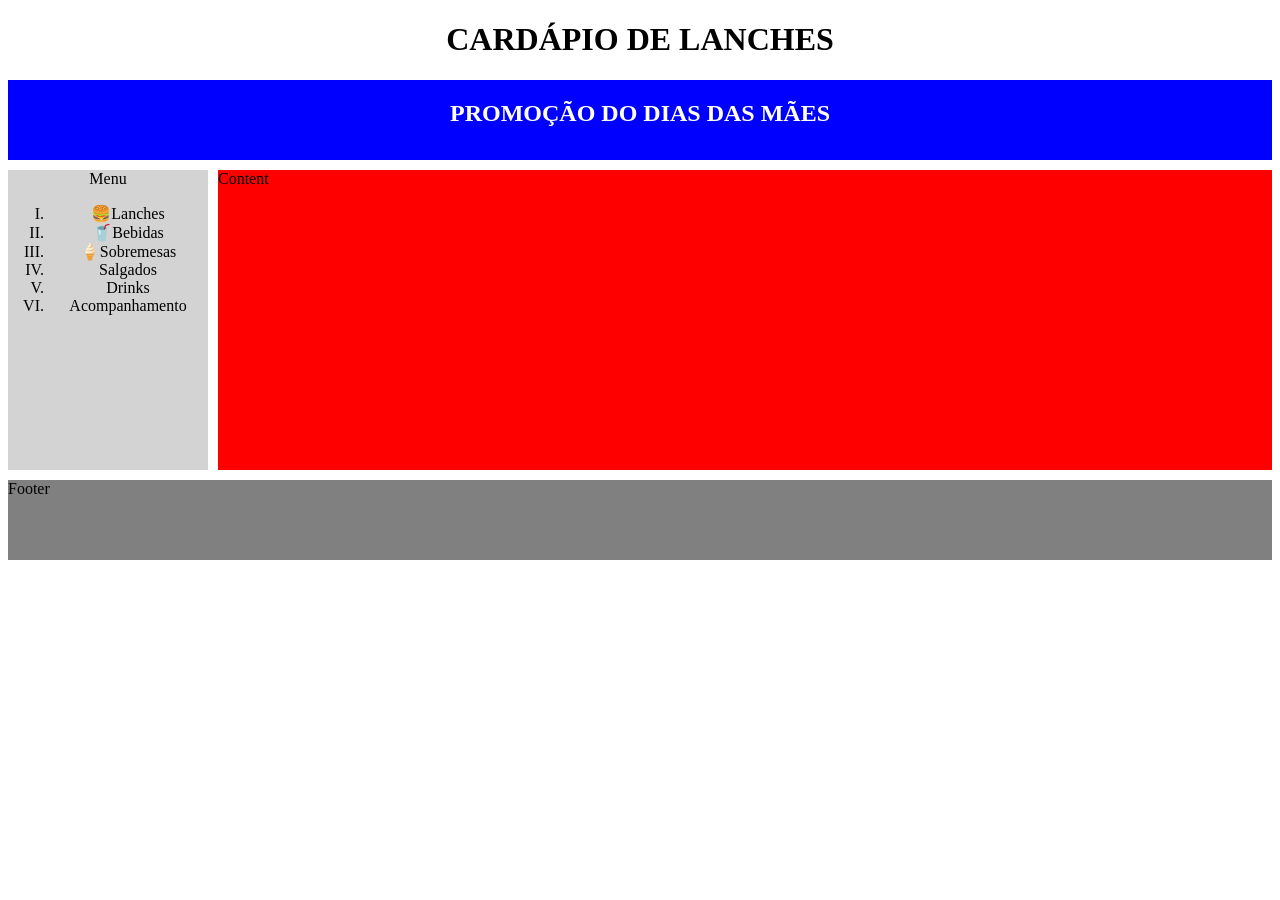
<file: Sistema Lanchonete/index.html>
<!DOCTYPE html>
<html lang="pt-br">
    <head>
        <meta charset="UTF-8">
        <meta name="viewport" content="width=device-width, inital-scale=1.0">
        <title>TESTE DESENVOLVIMENTO WEB2</title>
        <style>
            .container{
                display: grid;
                grid-template-columns: 200px 1fr;
                grid-template-rows: 80px 300px 80px;
                gap: 10px;
            }
            
            .header{
                grid-column: 1/3;
                background-color: blue;
                text-align: center;
                color: white;
            }
            
            .menu{
                background-color:lightgray;
                text-align: center;
            }
            
            .content{
                background-color:red;
            }
            
            .footer{
                grid-column: 1/3;
                background-color: grey;
            }
            h1 {
                text-align: center;
            }
        </style>
        <body>
        <h1>CARDÁPIO DE LANCHES</h1>
        <div class="container">
            <div class="header">
                <h2>PROMOÇÃO DO DIAS DAS MÃES</h2>
            </div>
            <div class="menu">Menu
                <ol type="I">
                    <li>🍔Lanches</li>
                    <li>🥤Bebidas</li>
                    <li>🍦Sobremesas</li>
                    <li>Salgados</li>
                    <li>Drinks</li>
                    <li>Acompanhamento</li>
                </ol>
            </div>
            <div class="content">Content</div>
            <div class="footer">Footer</div>
        </div>
        </body>
    </head>
</html>
</file>
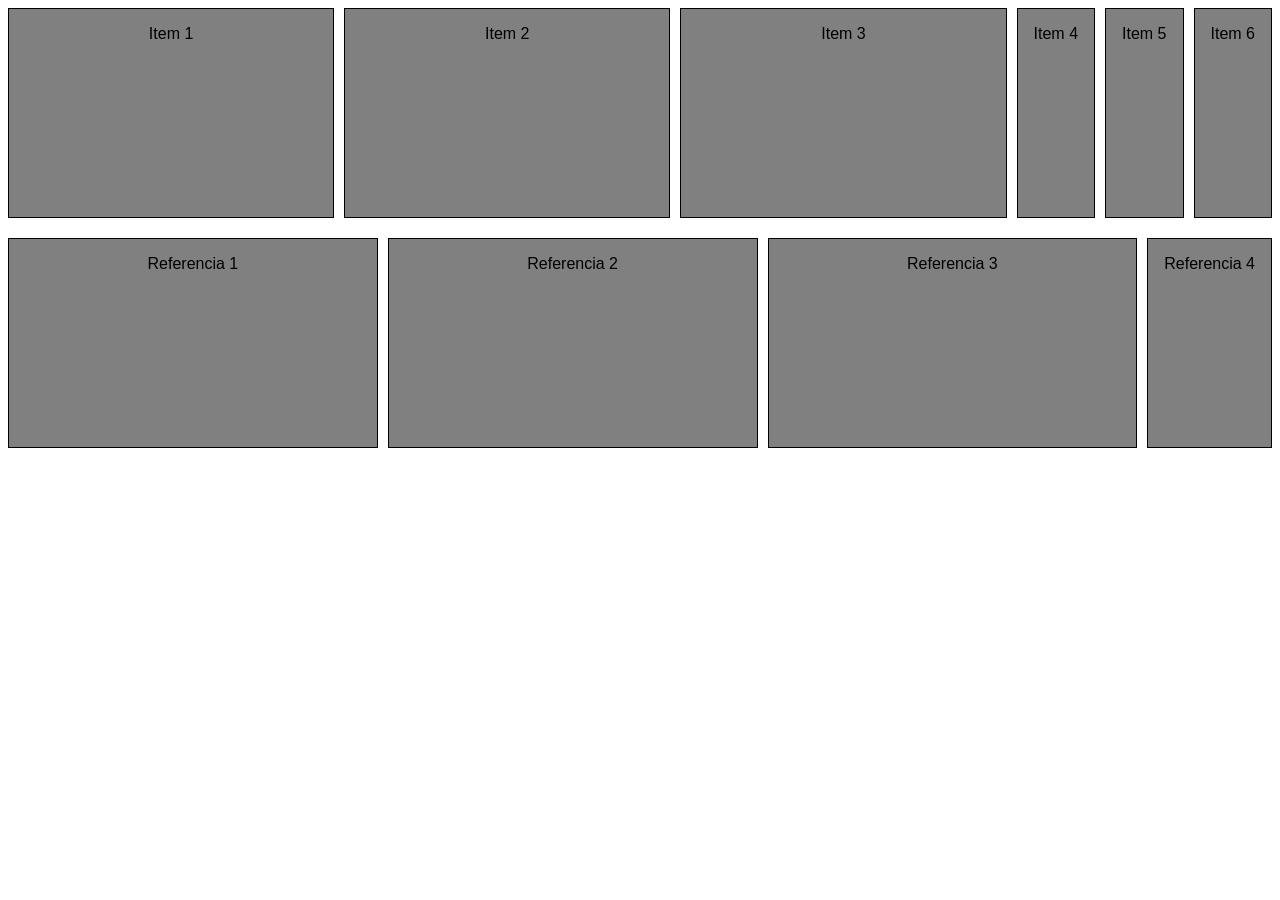
<file: Testes/index.html>
<!DOCTYPE html>
<html lang="pt-br">
    <head>
        <meta charset="UTF-8">
        <meta name="viewport" content="width=device-width, initial-scale=1.0">
        <title>TESTE DE DESENVOLVIMENTO WEB</title>
        <style>
            .container {
                display: grid;
                grid-template-columns: 1fr 1fr 1fr;
                grid-template-rows: 100px 100px;
                gap: 10px; 
                row-gap: 10px;
                column-gap:10px;
                margin-bottom: 20px;
            }
            .item1, .item2 {
                background-color: grey;
                border: 1px solid black;
                padding: 1rem;
                font-family: Arial, sans-serif;
                color: black;
                text-align: center;
                grid-row: 1/3;
            }
        </style>
    </head>
    <body>
        <div class="container">
            <div class="item1">Item 1</div>
            <div class="item1">Item 2</div>
            <div class="item1">Item 3</div>
            <div class="item1">Item 4</div>
            <div class="item1">Item 5</div>
            <div class="item1">Item 6</div>
        </div>

        <div class="container">
            <div class="item2">Referencia 1</div>
            <div class="item2">Referencia 2</div>
            <div class="item2">Referencia 3</div>
            <div class="item2">Referencia 4</div>
        </div>
    </body>
</html>
</file>
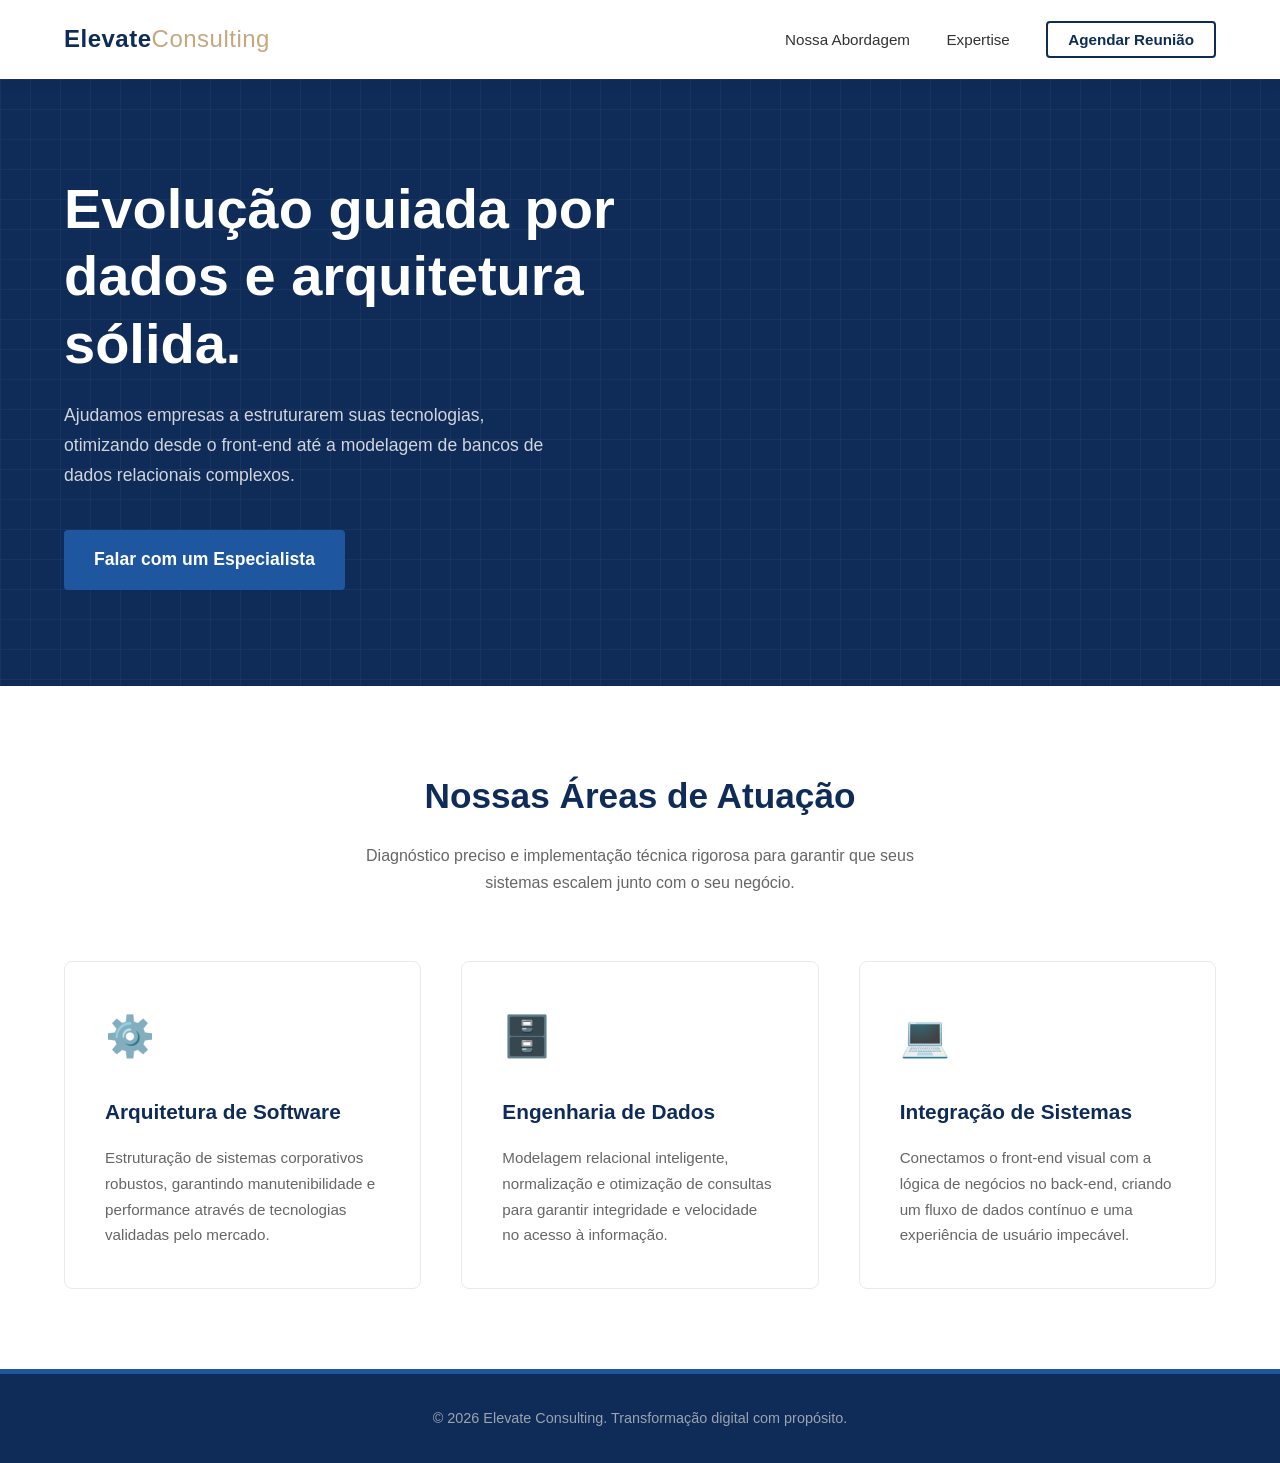
<file: Consultoria/source.html>
<!DOCTYPE html>
<html lang="pt-BR">
<head>
    <meta charset="UTF-8">
    <meta name="viewport" content="width=device-width, initial-scale=1.0">
    <title>Elevate | Consultoria de Sistemas</title>
    <style>
        /* 1. Reset e Variáveis de Cores (Tema Corporativo e Limpo) */
        * {
            margin: 0;
            padding: 0;
            box-sizing: border-box;
            font-family: 'Segoe UI', Roboto, Helvetica, Arial, sans-serif;
        }

        :root {
            --primary-blue: #0f2c59;      /* Azul marinho profundo (Confiança) */
            --secondary-blue: #1e56a0;    /* Azul médio (Ação) */
            --bg-light: #f8f9fa;          /* Fundo cinza muito claro */
            --white: #ffffff;
            --text-dark: #333333;
            --text-gray: #666666;
            --accent-gold: #c5a880;       /* Tom dourado/areia para sofisticação */
        }

        body {
            background-color: var(--bg-light);
            color: var(--text-dark);
            line-height: 1.7;
        }

        /* 2. Cabeçalho Clean e Fixo */
        header {
            display: flex;
            justify-content: space-between;
            align-items: center;
            padding: 1.2rem 5%;
            background-color: var(--white);
            box-shadow: 0 2px 15px rgba(0, 0, 0, 0.05);
            position: sticky;
            top: 0;
            z-index: 100;
        }

        .logo {
            font-size: 1.5rem;
            font-weight: 700;
            color: var(--primary-blue);
            letter-spacing: 0.5px;
        }

        .logo span {
            color: var(--accent-gold);
            font-weight: 400;
        }

        nav a {
            color: var(--text-dark);
            text-decoration: none;
            margin-left: 2rem;
            font-weight: 500;
            font-size: 0.95rem;
            transition: color 0.3s ease;
        }

        nav a:hover {
            color: var(--secondary-blue);
        }

        .btn-outline {
            border: 2px solid var(--primary-blue);
            color: var(--primary-blue);
            padding: 8px 20px;
            border-radius: 4px;
            text-decoration: none;
            font-weight: 600;
            transition: all 0.3s ease;
            margin-left: 2rem;
        }

        .btn-outline:hover {
            background-color: var(--primary-blue);
            color: var(--white);
        }

        /* 3. Hero Section (Elegância e Autoridade) */
        .hero {
            display: flex;
            align-items: center;
            justify-content: space-between;
            padding: 6rem 5%;
            background-color: var(--primary-blue);
            color: var(--white);
            /* Padrão de grid sutil ao fundo para remeter a tecnologia/sistemas */
            background-image: linear-gradient(rgba(255, 255, 255, 0.03) 1px, transparent 1px),
            linear-gradient(90deg, rgba(255, 255, 255, 0.03) 1px, transparent 1px);
            background-size: 30px 30px;
        }

        .hero-text {
            max-width: 600px;
        }

        .hero-text h1 {
            font-size: 3.5rem;
            line-height: 1.2;
            margin-bottom: 1.5rem;
            font-weight: 700;
        }

        .hero-text p {
            font-size: 1.1rem;
            color: #d1d5db;
            margin-bottom: 2.5rem;
            max-width: 500px;
        }

        .btn-primary {
            background-color: var(--secondary-blue);
            color: var(--white);
            padding: 15px 30px;
            border-radius: 4px;
            text-decoration: none;
            font-weight: 600;
            font-size: 1.1rem;
            transition: background-color 0.3s ease, transform 0.2s ease;
            display: inline-block;
        }

        .btn-primary:hover {
            background-color: #154382;
            transform: translateY(-2px);
        }

        /* 4. Seção de Áreas de Atuação (Serviços) */
        .servicos {
            padding: 5rem 5%;
            background-color: var(--white);
        }

        .section-header {
            text-align: center;
            margin-bottom: 4rem;
        }

        .section-header h2 {
            color: var(--primary-blue);
            font-size: 2.2rem;
            margin-bottom: 1rem;
        }

        .section-header p {
            color: var(--text-gray);
            max-width: 600px;
            margin: 0 auto;
        }

        .grid {
            display: grid;
            grid-template-columns: repeat(auto-fit, minmax(300px, 1fr));
            gap: 2.5rem;
        }

        /* Design dos Cartões de Serviço - Minimalista e Limpo */
        .card {
            background-color: var(--white);
            padding: 2.5rem;
            border-radius: 8px;
            border: 1px solid #eaeaea;
            transition: box-shadow 0.3s ease, transform 0.3s ease;
        }

        .card:hover {
            box-shadow: 0 10px 30px rgba(0, 0, 0, 0.08);
            transform: translateY(-5px);
            border-color: transparent;
        }

        .card-icon {
            font-size: 2.5rem;
            color: var(--secondary-blue);
            margin-bottom: 1.5rem;
        }

        .card h3 {
            font-size: 1.3rem;
            color: var(--primary-blue);
            margin-bottom: 1rem;
        }

        .card p {
            color: var(--text-gray);
            font-size: 0.95rem;
        }

        /* Footer */
        footer {
            background-color: var(--primary-blue);
            color: var(--white);
            text-align: center;
            padding: 2rem;
            border-top: 5px solid var(--secondary-blue);
        }

        footer p {
            color: #9ca3af;
            font-size: 0.9rem;
        }
    </style>
</head>
<body>

    <header>
        <div class="logo">Elevate<span>Consulting</span></div>
        <nav>
            <a href="#sobre">Nossa Abordagem</a>
            <a href="#servicos">Expertise</a>
            <a href="#contato" class="btn-outline">Agendar Reunião</a>
        </nav>
    </header>

    <section class="hero">
        <div class="hero-text">
            <h1>Evolução guiada por dados e arquitetura sólida.</h1>
            <p>Ajudamos empresas a estruturarem suas tecnologias, otimizando desde o front-end até a modelagem de bancos de dados relacionais complexos.</p>
            <a href="#contato" class="btn-primary">Falar com um Especialista</a>
        </div>
    </section>

    <section class="servicos" id="servicos">
        <div class="section-header">
            <h2>Nossas Áreas de Atuação</h2>
            <p>Diagnóstico preciso e implementação técnica rigorosa para garantir que seus sistemas escalem junto com o seu negócio.</p>
        </div>
        
        <div class="grid">
            <div class="card">
                <div class="card-icon">⚙️</div>
                <h3>Arquitetura de Software</h3>
                <p>Estruturação de sistemas corporativos robustos, garantindo manutenibilidade e performance através de tecnologias validadas pelo mercado.</p>
            </div>

            <div class="card">
                <div class="card-icon">🗄️</div>
                <h3>Engenharia de Dados</h3>
                <p>Modelagem relacional inteligente, normalização e otimização de consultas para garantir integridade e velocidade no acesso à informação.</p>
            </div>

            <div class="card">
                <div class="card-icon">💻</div>
                <h3>Integração de Sistemas</h3>
                <p>Conectamos o front-end visual com a lógica de negócios no back-end, criando um fluxo de dados contínuo e uma experiência de usuário impecável.</p>
            </div>
        </div>
    </section>

    <footer>
        <p>&copy; 2026 Elevate Consulting. Transformação digital com propósito.</p>
    </footer>

</body>
</html>
</file>
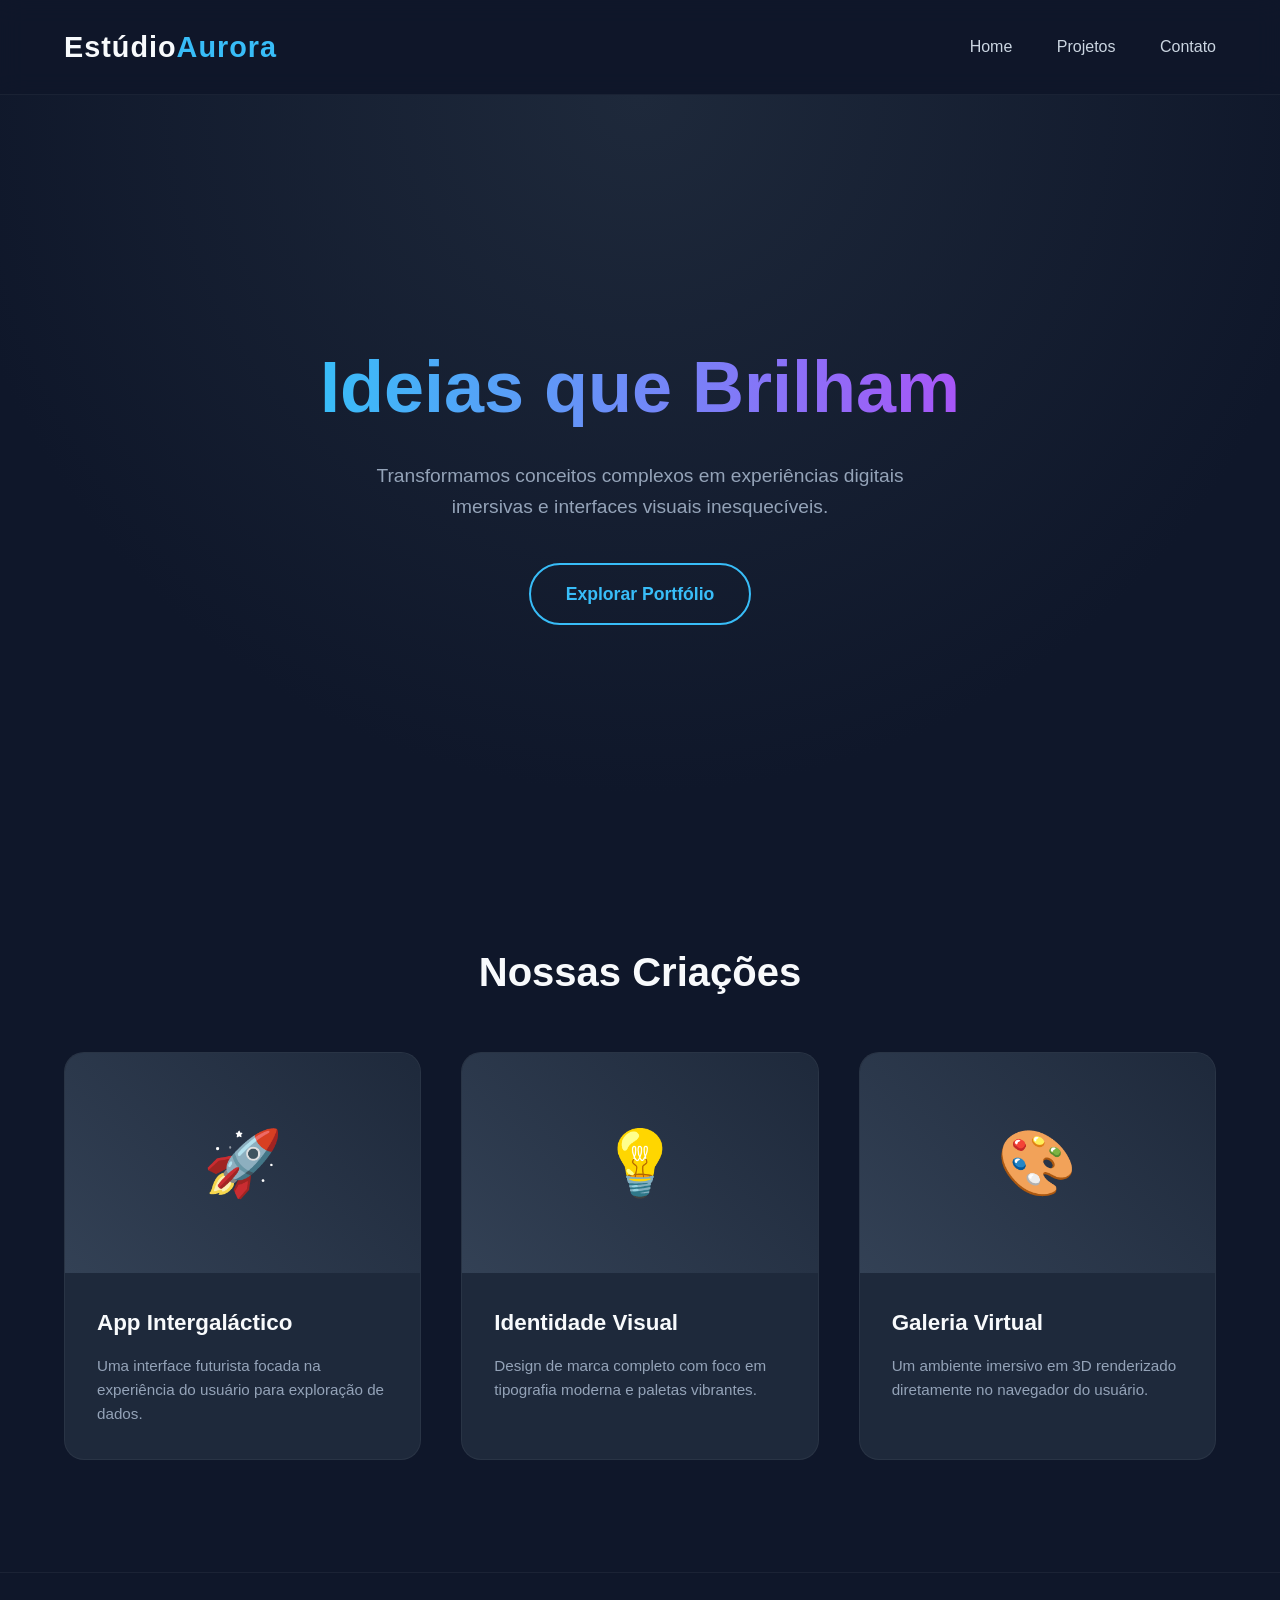
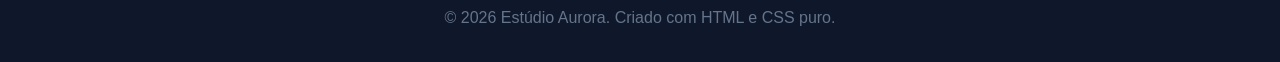
<file: EstudioAurora/source.html>
<!DOCTYPE html>
<html lang="pt-BR">
<head>
    <meta charset="UTF-8">
    <meta name="viewport" content="width=device-width, initial-scale=1.0">
    <title>Estúdio Aurora | Projeto Criativo</title>
    <style>
        /* 1. Reset e Variáveis de Cores (Tema Dark Moderno) */
        * {
            margin: 0;
            padding: 0;
            box-sizing: border-box;
            font-family: 'Segoe UI', Roboto, Helvetica, Arial, sans-serif;
        }

        :root {
            --bg-color: #0f172a;      /* Fundo escuro */
            --text-color: #f8fafc;    /* Texto claro */
            --accent-color: #38bdf8;  /* Azul neon para destaque */
            --card-bg: #1e293b;       /* Fundo dos cartões */
        }

        body {
            background-color: var(--bg-color);
            color: var(--text-color);
            line-height: 1.6;
            overflow-x: hidden;
        }

        /* 2. Cabeçalho com Efeito de Vidro (Glassmorphism) */
        header {
            display: flex;
            justify-content: space-between;
            align-items: center;
            padding: 1.5rem 5%;
            background: rgba(15, 23, 42, 0.8);
            backdrop-filter: blur(12px);
            position: sticky;
            top: 0;
            z-index: 100;
            border-bottom: 1px solid rgba(255, 255, 255, 0.05);
        }

        .logo {
            font-size: 1.8rem;
            font-weight: 800;
            color: var(--text-color);
            letter-spacing: 1px;
        }

        .logo span {
            color: var(--accent-color);
        }

        nav a {
            color: #cbd5e1;
            text-decoration: none;
            margin-left: 2.5rem;
            font-weight: 500;
            transition: color 0.3s ease;
        }

        nav a:hover {
            color: var(--accent-color);
        }

        /* 3. Seção Principal (Hero) com Texto Degradê */
        .hero {
            height: 85vh;
            display: flex;
            flex-direction: column;
            justify-content: center;
            align-items: center;
            text-align: center;
            padding: 0 20px;
            background: radial-gradient(circle at top, #1e293b 0%, #0f172a 70%);
        }

        .hero h1 {
            font-size: 4.5rem;
            margin-bottom: 1rem;
            /* Efeito de texto com gradiente */
            background: linear-gradient(to right, #38bdf8, #a855f7);
            -webkit-background-clip: text;
            -webkit-text-fill-color: transparent;
        }

        .hero p {
            font-size: 1.2rem;
            max-width: 600px;
            margin-bottom: 2.5rem;
            color: #94a3b8;
        }

        /* Botão com efeito Neon */
        .btn {
            padding: 15px 35px;
            background-color: transparent;
            border: 2px solid var(--accent-color);
            color: var(--accent-color);
            font-size: 1.1rem;
            font-weight: bold;
            border-radius: 50px;
            cursor: pointer;
            text-decoration: none;
            transition: all 0.3s ease;
        }

        .btn:hover {
            background-color: var(--accent-color);
            color: var(--bg-color);
            box-shadow: 0 0 25px rgba(56, 189, 248, 0.6);
            transform: translateY(-3px);
        }

        /* 4. Grid de Projetos */
        .projetos {
            padding: 5rem 5%;
            text-align: center;
        }

        .projetos h2 {
            font-size: 2.5rem;
            margin-bottom: 3rem;
            color: var(--text-color);
        }

        .grid {
            display: grid;
            grid-template-columns: repeat(auto-fit, minmax(300px, 1fr));
            gap: 2.5rem;
        }

        /* Cartões com Animação de Flutuação */
        .card {
            background-color: var(--card-bg);
            border-radius: 20px;
            overflow: hidden;
            transition: transform 0.4s ease, box-shadow 0.4s ease;
            cursor: pointer;
            border: 1px solid rgba(255, 255, 255, 0.05);
        }

        .card:hover {
            transform: translateY(-15px);
            box-shadow: 0 15px 30px rgba(0, 0, 0, 0.6);
            border-color: rgba(56, 189, 248, 0.3);
        }

        .card-img {
            height: 220px;
            background: linear-gradient(45deg, #334155, #1e293b);
            display: flex;
            align-items: center;
            justify-content: center;
            font-size: 4rem;
        }

        .card-content {
            padding: 2rem;
            text-align: left;
        }

        .card-content h3 {
            color: var(--text-color);
            margin-bottom: 0.8rem;
            font-size: 1.4rem;
        }

        .card-content p {
            color: #94a3b8;
            font-size: 0.95rem;
        }

        /* Footer */
        footer {
            text-align: center;
            padding: 2rem;
            border-top: 1px solid rgba(255, 255, 255, 0.05);
            color: #64748b;
            margin-top: 2rem;
        }
    </style>
</head>
<body>

    <header>
        <div class="logo">Estúdio<span>Aurora</span></div>
        <nav>
            <a href="#home">Home</a>
            <a href="#projetos">Projetos</a>
            <a href="#contato">Contato</a>
        </nav>
    </header>

    <section class="hero" id="home">
        <h1>Ideias que Brilham</h1>
        <p>Transformamos conceitos complexos em experiências digitais imersivas e interfaces visuais inesquecíveis.</p>
        <a href="#projetos" class="btn">Explorar Portfólio</a>
    </section>

    <section class="projetos" id="projetos">
        <h2>Nossas Criações</h2>
        <div class="grid">
            
            <div class="card">
                <div class="card-img">🚀</div>
                <div class="card-content">
                    <h3>App Intergaláctico</h3>
                    <p>Uma interface futurista focada na experiência do usuário para exploração de dados.</p>
                </div>
            </div>

            <div class="card">
                <div class="card-img">💡</div>
                <div class="card-content">
                    <h3>Identidade Visual</h3>
                    <p>Design de marca completo com foco em tipografia moderna e paletas vibrantes.</p>
                </div>
            </div>

            <div class="card">
                <div class="card-img">🎨</div>
                <div class="card-content">
                    <h3>Galeria Virtual</h3>
                    <p>Um ambiente imersivo em 3D renderizado diretamente no navegador do usuário.</p>
                </div>
            </div>

        </div>
    </section>

    <footer>
        <p>&copy; 2026 Estúdio Aurora. Criado com HTML e CSS puro.</p>
    </footer>

</body>
</html>
</file>
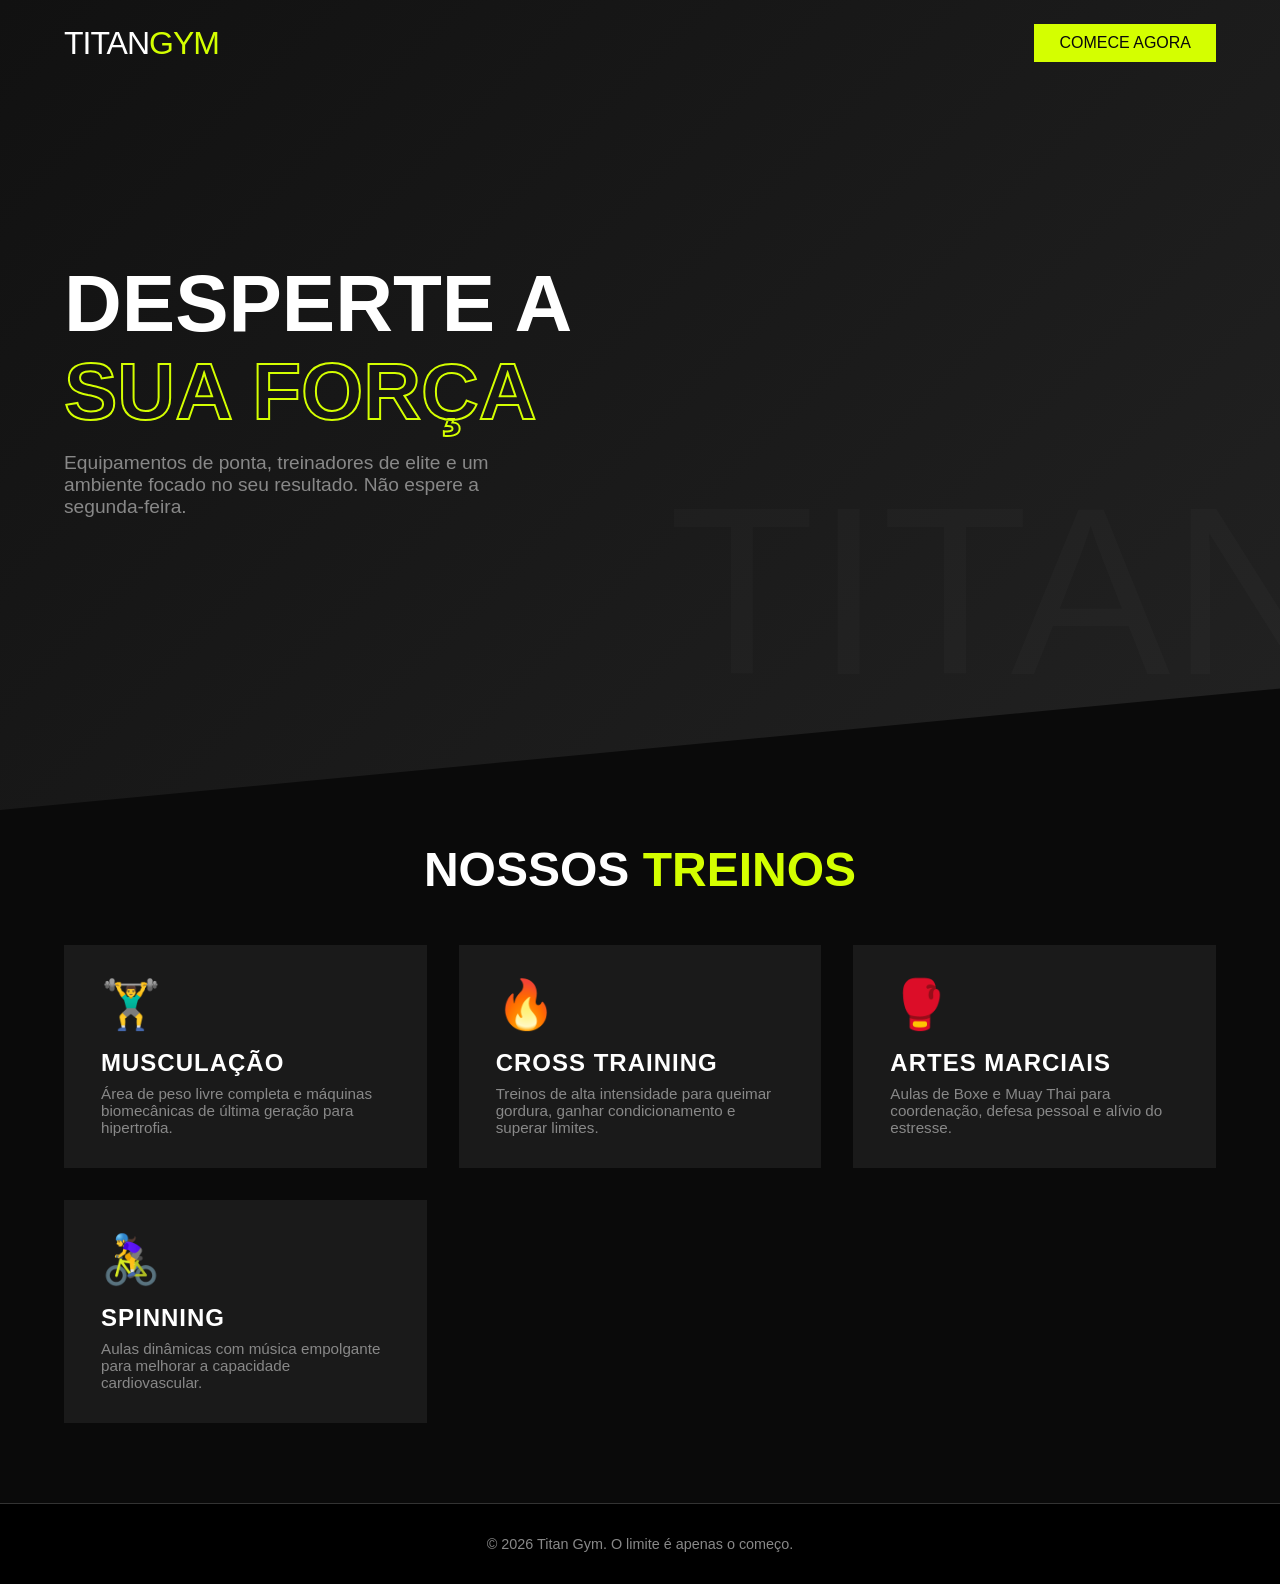
<file: TitanGYM/source.html>
<!DOCTYPE html>
<html lang="pt-BR">
<head>
    <meta charset="UTF-8">
    <meta name="viewport" content="width=device-width, initial-scale=1.0">
    <title>Titan Gym | Supere seus limites</title>
    <style>
        /* 1. Reset e Variáveis de Cores (Tema Fitness de Alto Impacto) */
        * {
            margin: 0;
            padding: 0;
            box-sizing: border-box;
            font-family: 'Arial Black', Impact, sans-serif; /* Fontes pesadas e fortes */
        }

        :root {
            --bg-dark: #0a0a0a;
            --bg-card: #1a1a1a;
            --text-light: #ffffff;
            --text-muted: #888888;
            --neon-accent: #d4ff00; /* Verde/Amarelo Neon esportivo */
        }

        body {
            background-color: var(--bg-dark);
            color: var(--text-light);
            overflow-x: hidden;
        }

        /* 2. Cabeçalho Minimalista e Agressivo */
        header {
            display: flex;
            justify-content: space-between;
            align-items: center;
            padding: 1.5rem 5%;
            position: absolute; /* Sobrepõe o Hero */
            width: 100%;
            z-index: 10;
        }

        .logo {
            font-size: 2rem;
            color: var(--text-light);
            text-transform: uppercase;
            letter-spacing: -1px;
        }

        .logo span {
            color: var(--neon-accent);
        }

        .nav-btn {
            background-color: var(--neon-accent);
            color: var(--bg-dark);
            padding: 10px 25px;
            text-decoration: none;
            font-size: 1rem;
            text-transform: uppercase;
            transition: transform 0.2s ease, box-shadow 0.2s ease;
        }

        .nav-btn:hover {
            transform: scale(1.05);
            box-shadow: 0 0 15px var(--neon-accent);
        }

        /* 3. Seção Principal (Hero) com Corte Diagonal */
        .hero {
            height: 90vh;
            display: flex;
            align-items: center;
            padding: 0 5%;
            background: linear-gradient(135deg, #111 0%, #222 100%);
            position: relative;
            /* Efeito de corte diagonal no fundo da seção */
            clip-path: polygon(0 0, 100% 0, 100% 85%, 0 100%);
        }

        /* Elemento decorativo de fundo */
        .hero::after {
            content: "TITAN";
            position: absolute;
            right: -5%;
            bottom: 10%;
            font-size: 15rem;
            color: rgba(255, 255, 255, 0.02);
            z-index: 1;
            pointer-events: none;
        }

        .hero-content {
            max-width: 800px;
            z-index: 2;
        }

        .hero h1 {
            font-size: 5rem;
            line-height: 1.1;
            text-transform: uppercase;
            margin-bottom: 1rem;
        }

        .hero h1 span {
            color: transparent;
            -webkit-text-stroke: 2px var(--neon-accent); /* Texto vazado esportivo */
        }

        .hero p {
            font-family: 'Segoe UI', Tahoma, Geneva, Verdana, sans-serif;
            font-size: 1.2rem;
            color: var(--text-muted);
            margin-bottom: 2rem;
            max-width: 500px;
            font-weight: normal;
        }

        /* 4. Grid de Modalidades (Cards) */
        .modalidades {
            padding: 5rem 5%;
            margin-top: -3rem; /* Sobe um pouco para compensar o corte diagonal */
        }

        .section-title {
            font-size: 3rem;
            text-transform: uppercase;
            text-align: center;
            margin-bottom: 3rem;
        }

        .section-title span {
            color: var(--neon-accent);
        }

        .grid {
            display: grid;
            grid-template-columns: repeat(auto-fit, minmax(280px, 1fr));
            gap: 2rem;
        }

        /* Design dos Cartões de Treino */
        .card {
            background-color: var(--bg-card);
            padding: 2rem;
            border-left: 5px solid transparent; /* Borda invisível por padrão */
            transition: all 0.3s ease;
            position: relative;
            overflow: hidden;
        }

        .card:hover {
            border-left: 5px solid var(--neon-accent);
            transform: translateX(10px); /* Move levemente para a direita */
            background-color: #222;
        }

        .card-icon {
            font-size: 3rem;
            margin-bottom: 1rem;
            color: var(--text-light);
            transition: color 0.3s ease;
        }

        .card:hover .card-icon {
            color: var(--neon-accent);
        }

        .card h3 {
            font-size: 1.5rem;
            text-transform: uppercase;
            margin-bottom: 0.5rem;
            letter-spacing: 1px;
        }

        .card p {
            font-family: 'Segoe UI', sans-serif;
            color: var(--text-muted);
            font-weight: normal;
            font-size: 0.95rem;
        }

        /* Footer */
        footer {
            background-color: #000;
            text-align: center;
            padding: 2rem;
            font-family: 'Segoe UI', sans-serif;
            font-size: 0.9rem;
            color: var(--text-muted);
            border-top: 1px solid #333;
        }

    </style>
</head>
<body>

    <header>
        <div class="logo">Titan<span>Gym</span></div>
        <a href="#matricula" class="nav-btn">Comece Agora</a>
    </header>

    <section class="hero">
        <div class="hero-content">
            <h1>Desperte a<br><span>Sua Força</span></h1>
            <p>Equipamentos de ponta, treinadores de elite e um ambiente focado no seu resultado. Não espere a segunda-feira.</p>
        </div>
    </section>

    <section class="modalidades">
        <h2 class="section-title">Nossos <span>Treinos</span></h2>
        
        <div class="grid">
            <div class="card">
                <div class="card-icon">🏋️‍♂️</div>
                <h3>Musculação</h3>
                <p>Área de peso livre completa e máquinas biomecânicas de última geração para hipertrofia.</p>
            </div>

            <div class="card">
                <div class="card-icon">🔥</div>
                <h3>Cross Training</h3>
                <p>Treinos de alta intensidade para queimar gordura, ganhar condicionamento e superar limites.</p>
            </div>

            <div class="card">
                <div class="card-icon">🥊</div>
                <h3>Artes Marciais</h3>
                <p>Aulas de Boxe e Muay Thai para coordenação, defesa pessoal e alívio do estresse.</p>
            </div>

            <div class="card">
                <div class="card-icon">🚴‍♀️</div>
                <h3>Spinning</h3>
                <p>Aulas dinâmicas com música empolgante para melhorar a capacidade cardiovascular.</p>
            </div>
        </div>
    </section>

    <footer>
        <p>&copy; 2026 Titan Gym. O limite é apenas o começo.</p>
    </footer>

</body>
</html>
</file>
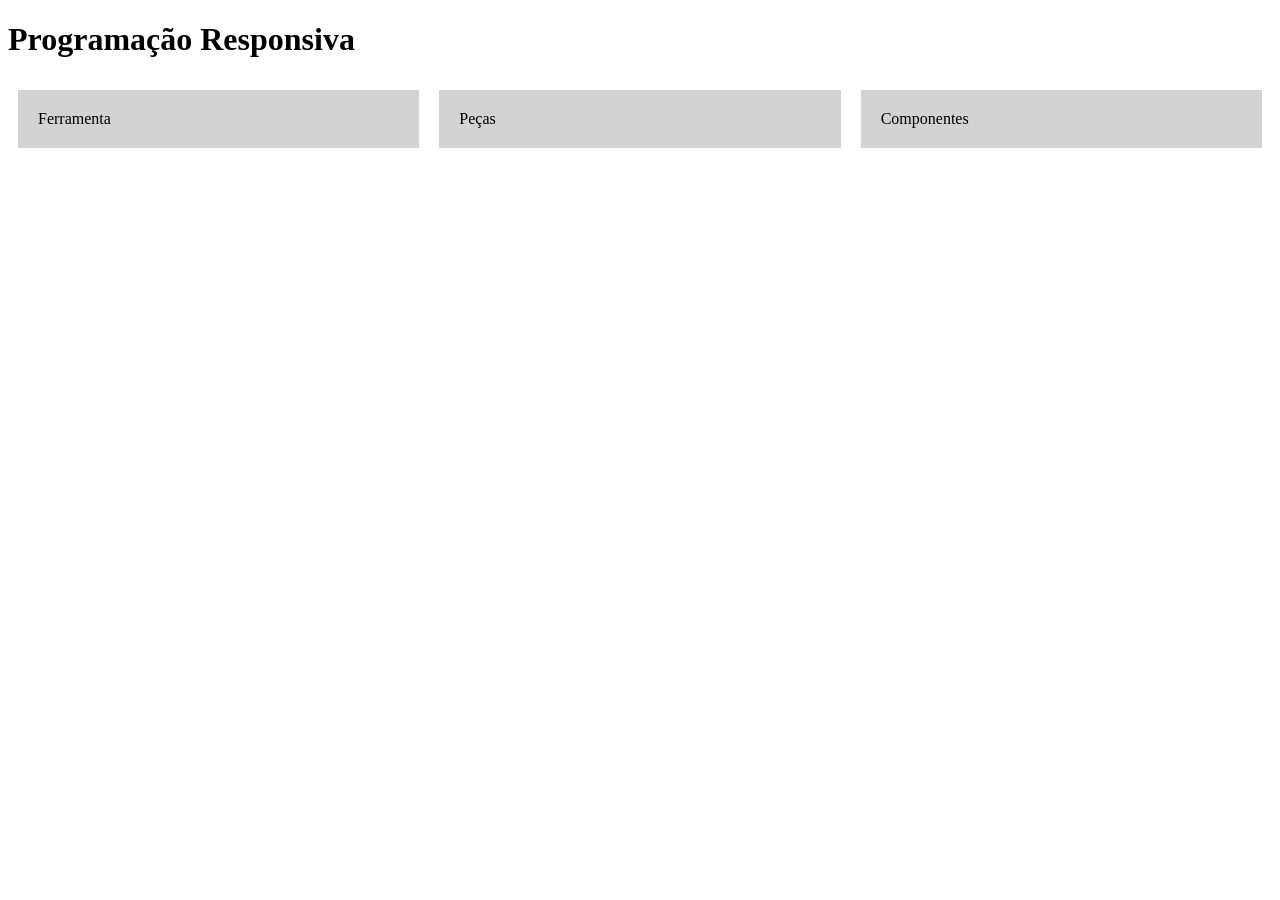
<file: Testes/WebProgram/program.html>
<!DOCTYPE html>
<html lang="pt-br">
<head>
    <meta charset="UTF-8">
    <meta name="viewport" content="width=device-width, initial-scale=1.0">
    <link rel="stylesheet" href="program.css">
    <title>Programação Responsiva</title>
</head>
<body>
    
    <header>
        <h1>Programação Responsiva</h1>
    </header>

    <div class="container">
        <div class="box">
            Ferramenta
        </div>
        <div class="box">
            Peças
        </div>
        <div class="box">
            Componentes
        </div>
    </div>

</body>
</html>
</file>
<file: Testes/WebProgram/program.css>
.container{
    display:flex;
}

.box{
    flex:1;
    padding:20px;
    background:lightgrey;
    margin:10px;
}

@media (max-width: 600px){
    .container{
        flex-direction:column;
    }
}
</file>
